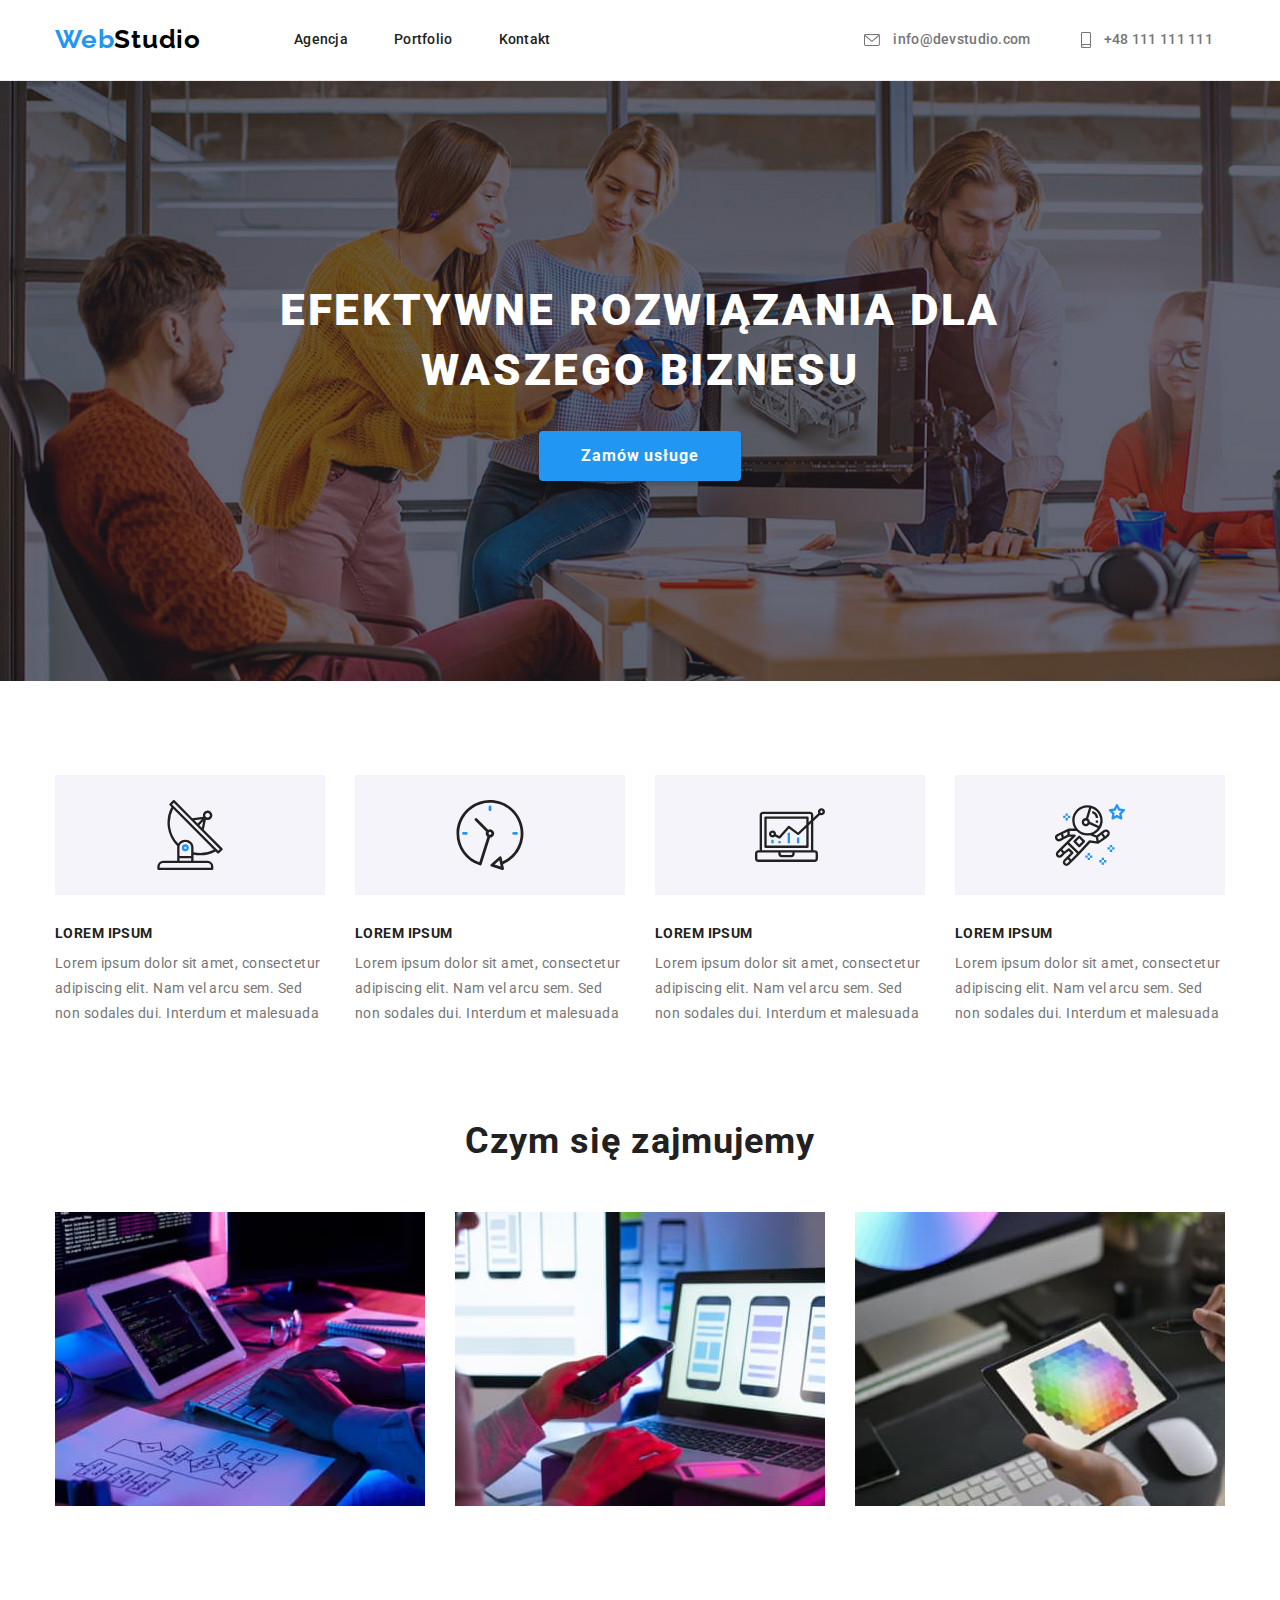
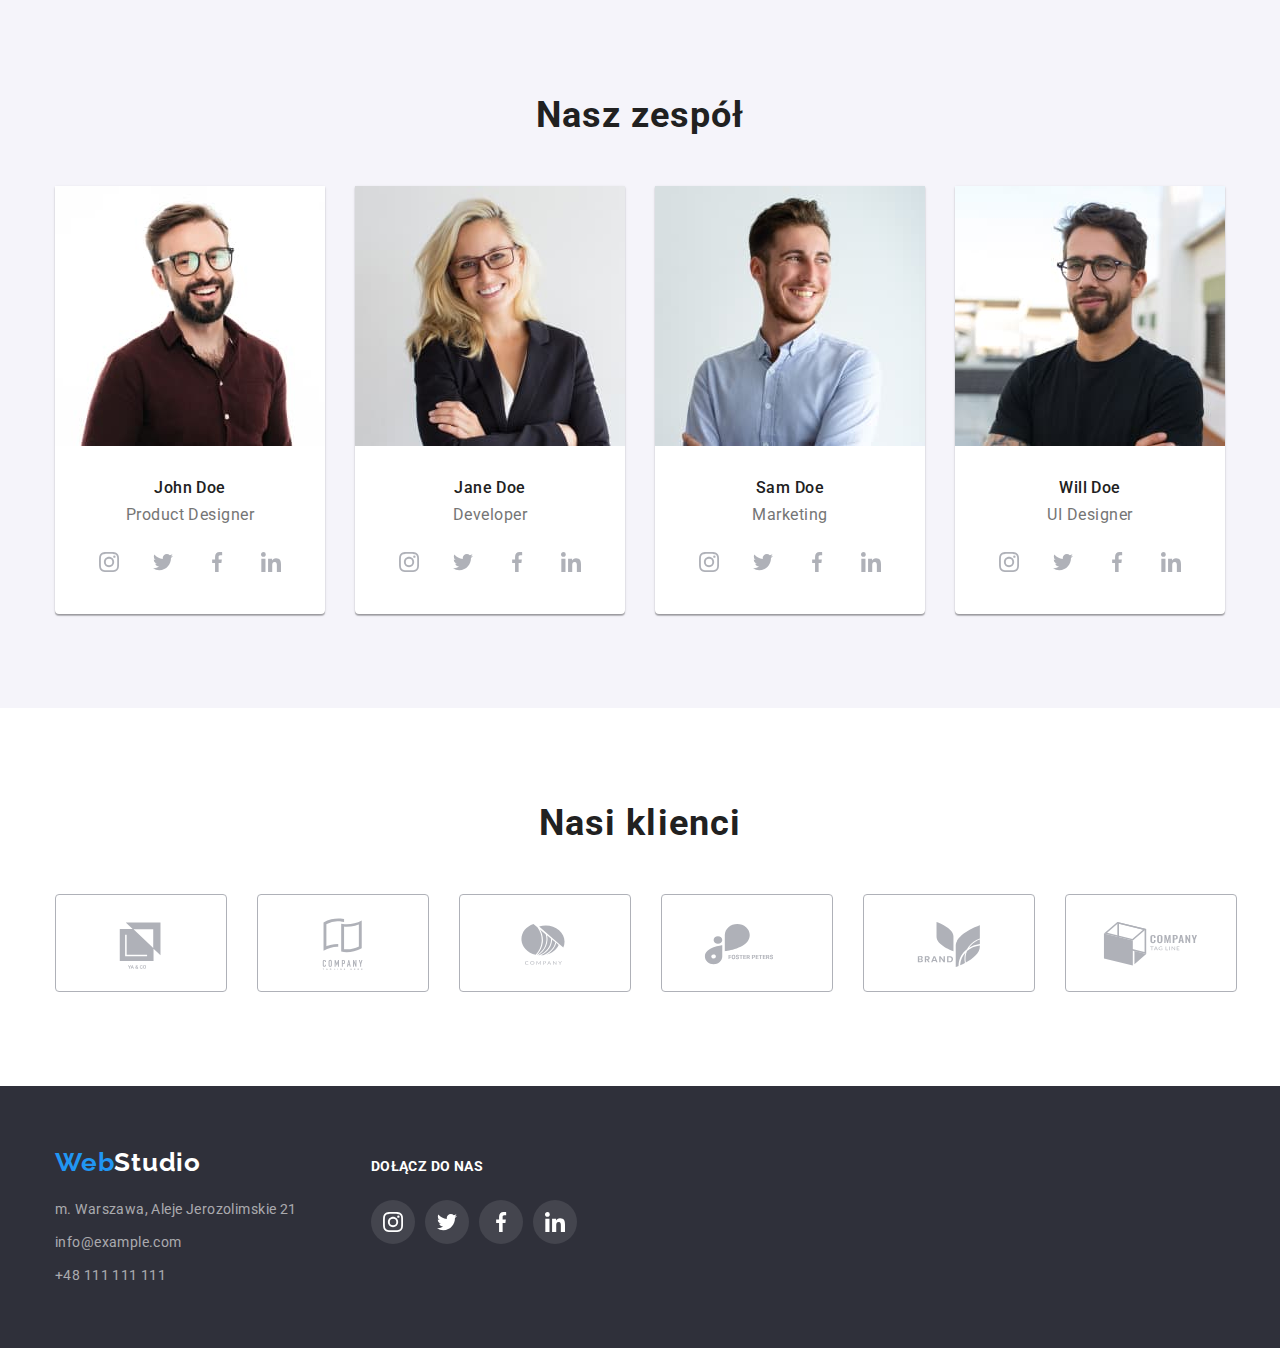
<file: index.html>
<!DOCTYPE html>
<html lang="pl">
  <head>
    <meta charset="UTF-8" />
    <meta http-equiv="X-UA-Compatible" content="IE=edge" />
    <meta name="viewport" content="width=device-width, initial-scale=1.0" />
    <title>Main Page</title>
    <link
      rel="stylesheet"
      href="https://cdnjs.cloudflare.com/ajax/libs/modern-normalize/1.0.0/modern-normalize.min.css"
    />
    <link
      href="https://fonts.googleapis.com/css2?family=Raleway:wght@700&family=Roboto:wght@400;500;700;900&display=swap"
      rel="stylesheet"
    />
    <link rel="stylesheet" href="./css/styles.css" />
  </head>
  <body>
    <header class="top-nav">
      <div class="container">
        <div class="header-wrapper">
          <nav>
            <a href="./index.html" class="logo">Web<span class="studio-black">Studio</span> </a>
            <ul class="menu-list">
              <li>
                <a href="./index.html">Agencja</a>
              </li>
              <li>
                <a href="portfolio.html">Portfolio</a>
              </li>
              <li>
                <a href="">Kontakt</a>
              </li>
            </ul>
          </nav>
          <div class="contacts">
            <a href="mailto:info@devstudio.com">
              <svg width="16" height="12">
                <use href="./images/icons.svg#icon-envelope"></use>
              </svg>
              info@devstudio.com
            </a>

            <a href="tel:+48111111111">
              <svg width="10" height="16">
                <use href="./images/icons.svg#icon-smartphone"></use>
              </svg>
              +48 111 111 111
            </a>
          </div>
        </div>
      </div>
    </header>
    <main>
      <section class="offer">
        <div class="container">
          <div class="offer-content">
            <h1>EFEKTYWNE ROZWIĄZANIA DLA WASZEGO BIZNESU</h1>
            <button type="button">Zamów usługe</button>
          </div>
        </div>
      </section>
      <section class="section">
        <div class="container">
          <ul class="articles">
            <li>
              <div>
                <svg width="70" height="70">
                  <use href="./images/icons.svg#icon-antenna"></use>
                </svg>
              </div>
              <h4>LOREM IPSUM</h4>
              <p>
                Lorem ipsum dolor sit amet, consectetur adipiscing elit. Nam vel arcu sem. Sed non sodales dui. Interdum
                et malesuada
              </p>
            </li>
            <li>
              <div>
                <svg width="70" height="70">
                  <use href="./images/icons.svg#icon-clock"></use>
                </svg>
              </div>
              <h4>LOREM IPSUM</h4>
              <p>
                Lorem ipsum dolor sit amet, consectetur adipiscing elit. Nam vel arcu sem. Sed non sodales dui. Interdum
                et malesuada
              </p>
            </li>
            <li>
              <div>
                <svg width="70" height="70">
                  <use href="./images/icons.svg#icon-diagram"></use>
                </svg>
              </div>
              <h4>LOREM IPSUM</h4>
              <p>
                Lorem ipsum dolor sit amet, consectetur adipiscing elit. Nam vel arcu sem. Sed non sodales dui. Interdum
                et malesuada
              </p>
            </li>
            <li>
              <div>
                <svg width="70" height="70">
                  <use href="./images/icons.svg#icon-astronaut"></use>
                </svg>
              </div>
              <h4>LOREM IPSUM</h4>
              <p>
                Lorem ipsum dolor sit amet, consectetur adipiscing elit. Nam vel arcu sem. Sed non sodales dui. Interdum
                et malesuada
              </p>
            </li>
          </ul>
        </div>
      </section>
      <section class="section service-range">
        <div class="container">
          <h3>Czym się zajmujemy</h3>
          <div class="service-range-images">
            <img src="./images/services/programming.jpg" alt="Programowanie" width="370" height="294" />
            <img
              src="./images/services/uxuiDesign.jpg"
              alt="Projektowanie układu graficznego, interfejsu użytkownika"
              width="370"
              height="294"
            />
            <img src="./images/services/branding.jpg" alt="cBudowanie wizerunku marki" width="370" height="294" />
          </div>
        </div>
      </section>
      <section class="section team">
        <div class="container team-wrapper">
          <h3>Nasz zespół</h3>
          <ul>
            <li>
              <figure>
                <img src="./images/team/johnDoe.jpg" alt="John Doe - projektant produktu" width="270" height="260" />
                <figcaption class="employee">
                  <span class="name">John Doe</span>
                  <span class="job">Product Designer</span>
                  <div class="socials">
                    <a href="#">
                      <svg width="20" height="20">
                        <use href="./images/icons.svg#icon-instagram"></use>
                      </svg>
                    </a>
                    <a href="#">
                      <svg width="20" height="20">
                        <use href="./images/icons.svg#icon-twitter"></use>
                      </svg>
                    </a>
                    <a href="#">
                      <svg width="20" height="20">
                        <use href="./images/icons.svg#icon-facebook"></use>
                      </svg>
                    </a>
                    <a href="#">
                      <svg width="20" height="20">
                        <use href="./images/icons.svg#icon-linkedin"></use>
                      </svg>
                    </a>
                  </div>
                </figcaption>
              </figure>
            </li>
            <li>
              <figure>
                <img src="./images/team/janeDoe.jpg" alt="Jane Doe - programista frontend" width="270" height="260" />
                <figcaption class="employee">
                  <span class="name">Jane Doe</span>
                  <span class="job">Developer</span>
                  <div class="socials">
                    <a href="#">
                      <svg width="20" height="20">
                        <use href="./images/icons.svg#icon-instagram"></use>
                      </svg>
                    </a>
                    <a href="#">
                      <svg width="20" height="20">
                        <use href="./images/icons.svg#icon-twitter"></use>
                      </svg>
                    </a>
                    <a href="#">
                      <svg width="20" height="20">
                        <use href="./images/icons.svg#icon-facebook"></use>
                      </svg>
                    </a>
                    <a href="#">
                      <svg width="20" height="20">
                        <use href="./images/icons.svg#icon-linkedin"></use>
                      </svg>
                    </a>
                  </div>
                </figcaption>
              </figure>
            </li>
            <li>
              <figure>
                <img
                  src="./images/team/willDoe.jpg"
                  alt="Will Doe - pracownik działu marketingu"
                  width="270"
                  height="260"
                />
                <figcaption class="employee">
                  <span class="name">Sam Doe</span>
                  <span class="job">Marketing</span>
                  <div class="socials">
                    <a href="#">
                      <svg width="20" height="20">
                        <use href="./images/icons.svg#icon-instagram"></use>
                      </svg>
                    </a>
                    <a href="#">
                      <svg width="20" height="20">
                        <use href="./images/icons.svg#icon-twitter"></use>
                      </svg>
                    </a>
                    <a href="#">
                      <svg width="20" height="20">
                        <use href="./images/icons.svg#icon-facebook"></use>
                      </svg>
                    </a>
                    <a href="#">
                      <svg width="20" height="20">
                        <use href="./images/icons.svg#icon-linkedin"></use>
                      </svg>
                    </a>
                  </div>
                </figcaption>
              </figure>
            </li>
            <li>
              <figure>
                <img
                  src="./images/team/samDoe.jpg"
                  alt="Sam Doe - projektant interfejsu użytkownika"
                  width="270"
                  height="260"
                />
                <figcaption class="employee">
                  <span class="name">Will Doe</span>
                  <span class="job">UI Designer</span>
                  <div class="socials">
                    <a href="#">
                      <svg width="20" height="20">
                        <use href="./images/icons.svg#icon-instagram"></use>
                      </svg>
                    </a>
                    <a href="#">
                      <svg width="20" height="20">
                        <use href="./images/icons.svg#icon-twitter"></use>
                      </svg>
                    </a>
                    <a href="#">
                      <svg width="20" height="20">
                        <use href="./images/icons.svg#icon-facebook"></use>
                      </svg>
                    </a>
                    <a href="#">
                      <svg width="20" height="20">
                        <use href="./images/icons.svg#icon-linkedin"></use>
                      </svg>
                    </a>
                  </div>
                </figcaption>
              </figure>
            </li>
          </ul>
        </div>
      </section>
      <section class="section">
        <div class="container">
          <div class="clients-wrapper">
            <h3>Nasi klienci</h3>
            <div class="client-logo">
              <a href="#">
                <svg width="106" height="64.04">
                  <use href="./images/icons.svg#icon-logoClient1"></use>
                </svg>
              </a>
              <a href="#">
                <svg width="106" height="64.04">
                  <use href="./images/icons.svg#icon-logoClient2"></use>
                </svg>
              </a>
              <a href="#">
                <svg width="106" height="64.04">
                  <use href="./images/icons.svg#icon-logoClient3"></use>
                </svg>
              </a>
              <a href="#">
                <svg width="106" height="64.04">
                  <use href="./images/icons.svg#icon-logoClient4"></use>
                </svg>
              </a>
              <a href="#">
                <svg width="106" height="64.04">
                  <use href="./images/icons.svg#icon-logoClient5"></use>
                </svg>
              </a>
              <a href="#">
                <svg width="106" height="64.04">
                  <use href="./images/icons.svg#icon-logoClient6"></use>
                </svg>
              </a>
            </div>
          </div>
        </div>
      </section>
    </main>

    <footer class="bottom-nav">
      <div class="container">
        <div class="logo-address-container">
          <a href="./index.html" class="logo">Web<span class="studio-white">Studio</span></a>
          <address class="address-container">
            <a class="headquarters" href="https://goo.gl/maps/wUZjnv3bnJBkLPK56" target="_blank">m. Warszawa, Aleje Jerozolimskie 21</span>
            <a class="footer-mail" href="mailto:info@example.com">info@example.com</a>
            <a href="tel:+48111111111">+48 111 111 111</a>
          </address>
        </div>
        <div class="footer-socials">
          <p>DOŁĄCZ DO NAS</p>
          <div class="socials">
            <a href="#">
              <svg width="20" height="20">
                <use href="./images/icons.svg#icon-instagram"></use>
              </svg>
            </a>
            <a href="#">
              <svg width="20" height="20">
                <use href="./images/icons.svg#icon-twitter"></use>
              </svg>
            </a>
            <a href="#">
              <svg width="20" height="20">
                <use href="./images/icons.svg#icon-facebook"></use>
              </svg>
            </a>
            <a href="#">
              <svg width="20" height="20">
                <use href="./images/icons.svg#icon-linkedin"></use>
              </svg>
            </a>
          </div>
        </div>
      </div>
    </footer>
  </body>
</html>
</file>
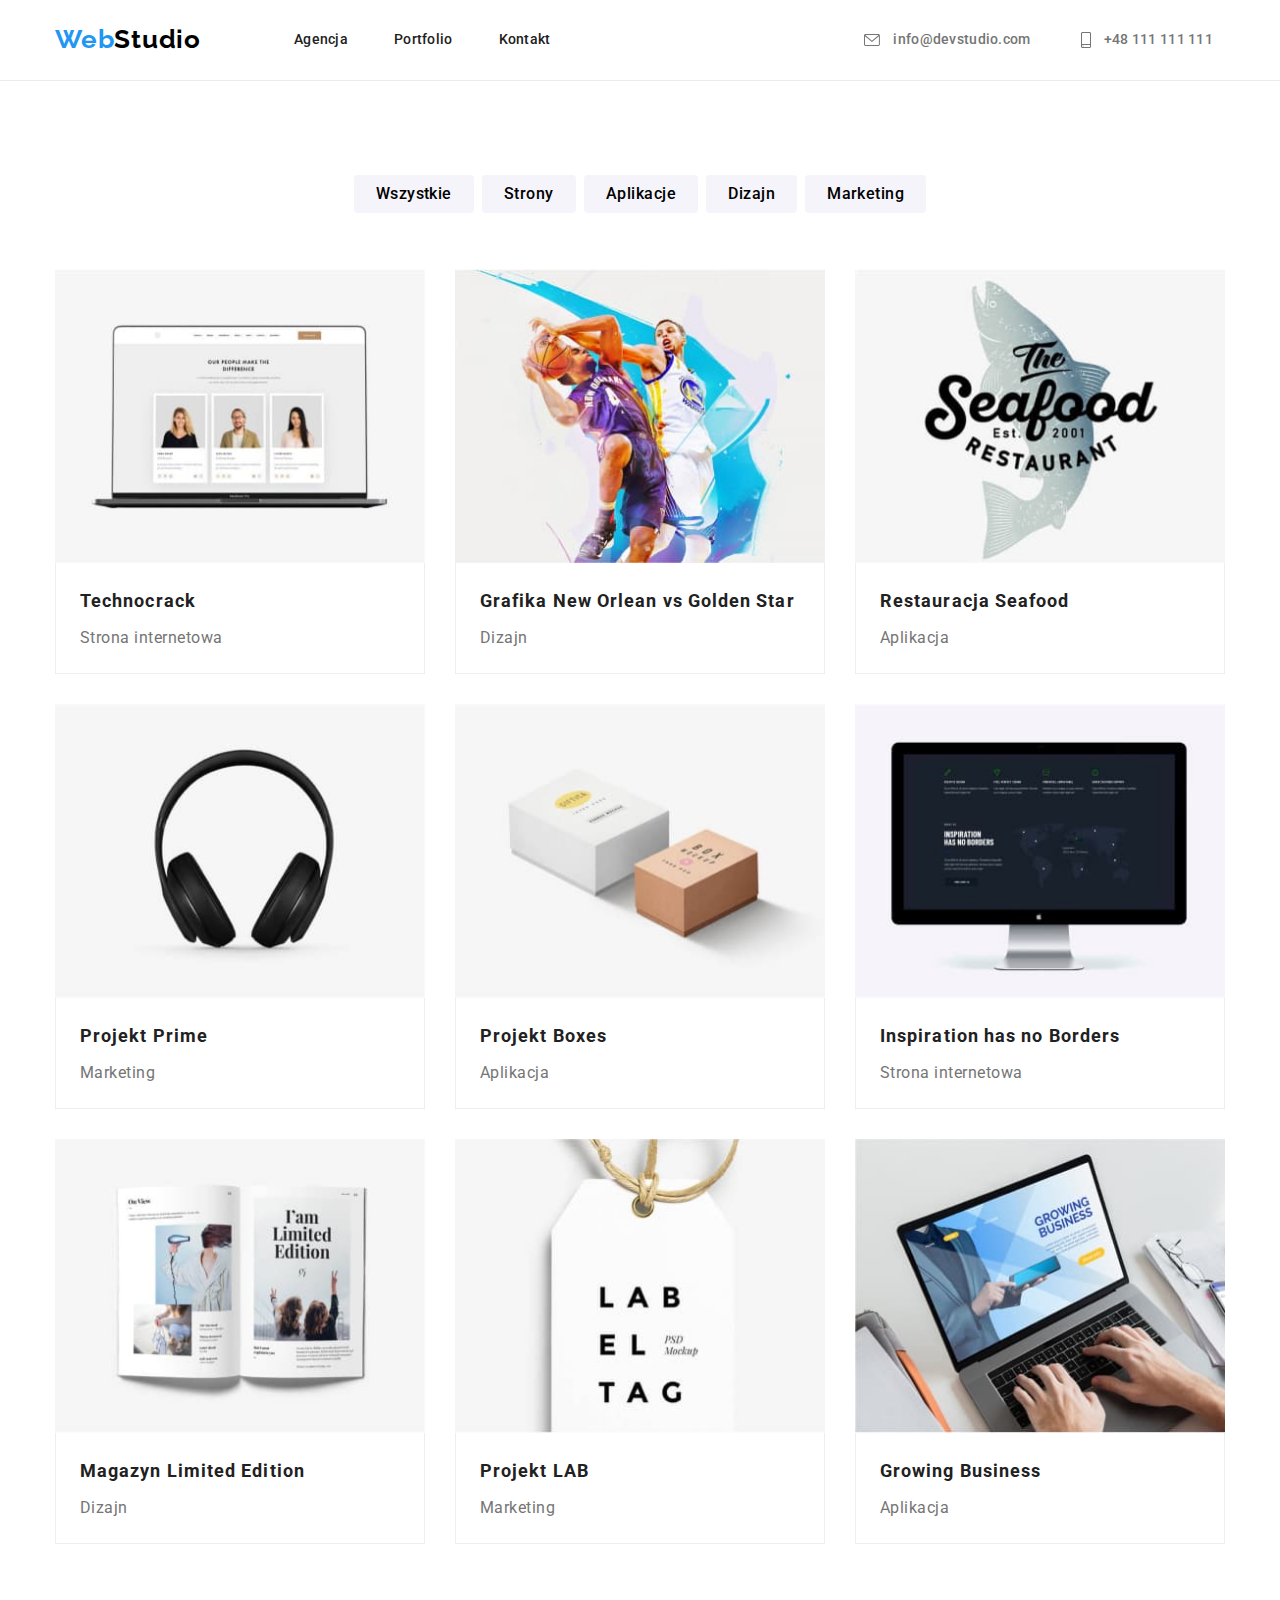
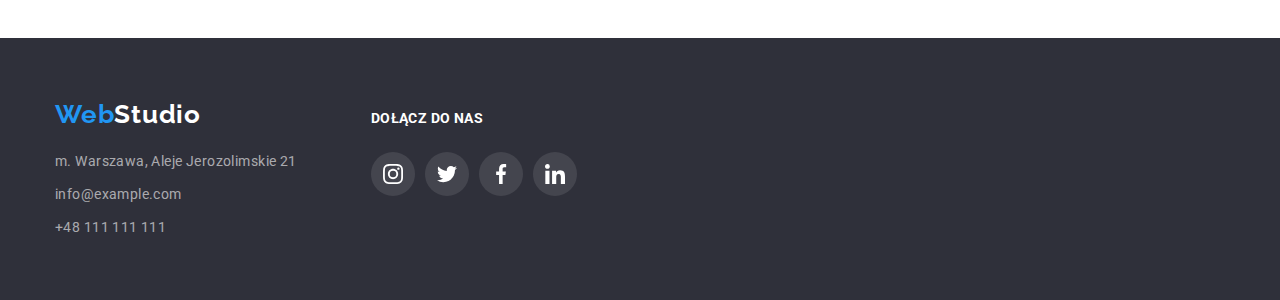
<file: portfolio.html>
<!DOCTYPE html>
<html lang="pl">
  <head>
    <meta charset="UTF-8" />
    <meta http-equiv="X-UA-Compatible" content="IE=edge" />
    <meta name="viewport" content="width=device-width, initial-scale=1.0" />
    <title>Portfolio</title>
    <link
      rel="stylesheet"
      href="https://cdnjs.cloudflare.com/ajax/libs/modern-normalize/1.0.0/modern-normalize.min.css"
    />
    <link
      href="https://fonts.googleapis.com/css2?family=Raleway:wght@700&family=Roboto:wght@400;500;700;900&display=swap"
      rel="stylesheet"
    />
    <link rel="stylesheet" href="./css/styles.css" />
  </head>
  <body>
    <header class="top-nav">
      <div class="container">
        <div class="header-wrapper">
          <nav>
            <a href="./index.html" class="logo">Web<span class="studio-black">Studio</span> </a>
            <ul class="menu-list">
              <li>
                <a href="./index.html">Agencja</a>
              </li>
              <li>
                <a href="portfolio.html">Portfolio</a>
              </li>
              <li>
                <a href="">Kontakt</a>
              </li>
            </ul>
          </nav>
          <div class="contacts">
            <a href="mailto:info@devstudio.com">
              <svg width="16" height="12">
                <use href="./images/icons.svg#icon-envelope"></use>
              </svg>
              info@devstudio.com
            </a>

            <a href="tel:+48111111111">
              <svg width="10" height="16">
                <use href="./images/icons.svg#icon-smartphone"></use>
              </svg>
              +48 111 111 111
            </a>
          </div>
        </div>
      </div>
    </header>
    <main>
      <section class="section">
        <div class="container">
          <ul class="portfolio-type">
            <li>
              <button type="button"><span>Wszystkie</span></button>
            </li>
            <li>
              <button type="button"><span>Strony</span></button>
            </li>
            <li>
              <button type="button"><span>Aplikacje</span></button>
            </li>
            <li>
              <button type="button"><span>Dizajn</span></button>
            </li>
            <li>
              <button type="button"><span>Marketing</span></button>
            </li>
          </ul>
          <ul class="portfolio-box">
            <li>
              <figure>
                <img
                  src="./images/portfolio/technocrack.jpg"
                  alt="Strona internetowa Technocrack"
                  width="370"
                  height="294"
                />
                <figcaption>
                  <span class="box-name">Technocrack</span>
                  <span class="box-description">Strona internetowa</span>
                </figcaption>
              </figure>
            </li>
            <li>
              <figure>
                <img
                  src="./images/portfolio/newOrleansVsGoldenStar.jpg"
                  alt="Grafika New Orleans vs Golden Star"
                  width="370"
                  height="294"
                />
                <figcaption>
                  <span class="box-name">Grafika New Orlean vs Golden Star</span>
                  <span class="box-description">Dizajn</span>
                </figcaption>
              </figure>
            </li>
            <li>
              <figure>
                <img
                  src="./images/portfolio/seafoodRestaurant.jpg"
                  alt="Aplikacja Restauracji Seafood"
                  width="370"
                  height="294"
                />
                <figcaption>
                  <span class="box-name">Restauracja Seafood</span>
                  <span class="box-description">Aplikacja</span>
                </figcaption>
              </figure>
            </li>
            <li>
              <figure>
                <img
                  src="./images/portfolio/primeProject.jpg"
                  alt="Marketingowy Projekt Prime"
                  width="370"
                  height="294"
                />
                <figcaption>
                  <span class="box-name">Projekt Prime</span>
                  <span class="box-description">Marketing</span>
                </figcaption>
              </figure>
            </li>
            <li>
              <figure>
                <img src="./images/portfolio/boxesProject.jpg" alt="Aplikacja Projekt Boxes" width="370" height="294" />
                <figcaption>
                  <span class="box-name">Projekt Boxes</span>
                  <span class="box-description">Aplikacja</span>
                </figcaption>
              </figure>
            </li>
            <li>
              <figure>
                <img
                  src="./images/portfolio/inspirationHasNoborders.jpg"
                  alt="Strona internetowa Inspiration has no Borders"
                  width="370"
                  height="294"
                />
                <figcaption>
                  <span class="box-name">Inspiration has no Borders</span>
                  <span class="box-description">Strona internetowa</span>
                </figcaption>
              </figure>
            </li>
            <li>
              <figure>
                <img
                  src="./images/portfolio/limitedEditionMagazine.jpg"
                  alt="Magazyn Limited Edition"
                  width="370"
                  height="294"
                />
                <figcaption>
                  <span class="box-name">Magazyn Limited Edition</span>
                  <span class="box-description">Dizajn</span>
                </figcaption>
              </figure>
            </li>
            <li>
              <figure>
                <img src="./images/portfolio/labProject.jpg" alt="Marketingowy Projekt LAB" width="370" height="294" />
                <figcaption>
                  <span class="box-name">Projekt LAB</span>
                  <span class="box-description">Marketing</span>
                </figcaption>
              </figure>
            </li>
            <li>
              <figure>
                <img
                  src="./images/portfolio/growingBusiness.jpg"
                  alt="Aplikacja Growing Business"
                  width="370"
                  height="294"
                />
                <figcaption>
                  <span class="box-name">Growing Business</span>
                  <span class="box-description">Aplikacja</span>
                </figcaption>
              </figure>
            </li>
          </ul>
        </div>
      </section>
    </main>

    <footer class="bottom-nav">
      <div class="container">
        <div class="logo-address-container">
          <a href="./index.html" class="logo">Web<span class="studio-white">Studio</span></a>
          <address class="address-container">
            <a class="headquarters" href="https://goo.gl/maps/wUZjnv3bnJBkLPK56" target="_blank">m. Warszawa, Aleje Jerozolimskie 21</span>
            <a class="footer-mail" href="mailto:info@example.com"><span>info@example.com</span></a>
            <a href="tel:+48111111111">+48 111 111 111</a>
          </address>
        </div>
        <div class="footer-socials">
          <p>DOŁĄCZ DO NAS</p>
          <div class="socials">
            <a href="#">
              <svg width="20" height="20">
                <use href="./images/icons.svg#icon-instagram"></use>
              </svg>
            </a>
            <a href="#">
              <svg width="20" height="20">
                <use href="./images/icons.svg#icon-twitter"></use>
              </svg>
            </a>
            <a href="#">
              <svg width="20" height="20">
                <use href="./images/icons.svg#icon-facebook"></use>
              </svg>
            </a>
            <a href="#">
              <svg width="20" height="20">
                <use href="./images/icons.svg#icon-linkedin"></use>
              </svg>
            </a>
          </div>
        </div>
      </div>
    </footer>
  </body>
</html>
</file>
<file: css/styles.css>
:root {
  --light-blue: #2196f3;
  --text-grey: #757575;
  --text-white: #ffffff;
  --button-grey-background: #f5f4fa;
  --addres-color: rgba(255, 255, 255, 0.6);
  --background-dark: #2f303a;
  --footer-contacts: #ffffff99;
  --logo-black: #000000;
  --main-black: #212121;
  --icon-grey: #afb1b8;
  --grey-icon-bg: #ffffff1a;
}

* {
  box-sizing: border-box;
}

body {
  font-family: 'Roboto', sans-serif;
  color: var(--main-black);
}

.container {
  max-width: 1200px;
  padding: 0 15px;
  margin: 0 auto;
}

.section {
  padding: 94px 0;
}

svg {
  vertical-align: middle;
}

/* Header -------------------------------------------------------*/
.top-nav {
  border-bottom: 1px solid #ececec;
}

.header-wrapper {
  display: flex;
  justify-content: space-between;
  align-items: center;
  padding: 24px 0 25px;
}

.header-wrapper nav {
  display: flex;
  align-items: center;
}

.logo {
  font-family: 'Raleway', sans-serif;
  text-decoration: none;
  color: var(--light-blue);
  font-weight: 700;
  font-size: 26px;
  line-height: 1.19;
  letter-spacing: 0.03em;
  width: fit-content;
}

.studio-black {
  color: var(--logo-black);
}

.menu-list {
  list-style: none;
  margin: 0;
  display: flex;
  padding: 0;
  align-items: center;
  gap: 46px;
  padding-left: 93px;
}

.menu-list li a {
  text-decoration: none;
  font-weight: 500;
  font-size: 14px;
  line-height: 1.14;
  color: var(--main-black);
  letter-spacing: 0.02em;
}

.menu-list li a:hover,
.menu-list li a:focus {
  color: var(--light-blue);
}

.contacts {
  display: flex;
  gap: 50px;
  padding-right: 12px;
  padding-top: 1px;
}

.contacts a {
  text-decoration: none;
  color: var(--text-grey);
  font-weight: 500;
  font-size: 14px;
  line-height: 1.14;
  letter-spacing: 0.02em;
  fill: currentColor;
}

.contacts svg {
  margin-right: 10px;
  vertical-align: middle;
}

.contacts :hover,
.contacts :focus {
  color: var(--light-blue);
  fill: var(--light-blue);
}

/* BUY SECTION------------------------------------------------ */
.offer {
  background-color: var(--background-dark);
}

.offer > .container {
  background-image: linear-gradient(0deg, rgba(47, 48, 58, 0.4) 0%, rgba(47, 48, 58, 0.4) 100%),
    url('../images/headerBackground.jpg');
  max-width: 1600px;
}
.offer-content {
  padding: 200px 237px;
  justify-content: center;
  display: flex;
  flex-direction: column;
  align-items: center;
}

.offer h1 {
  font-weight: 900;
  font-size: 44px;
  line-height: 1.36;
  color: var(--text-white);
  text-align: center;
  letter-spacing: 0.06em;
  text-transform: uppercase;
  margin: 0px;
  padding-bottom: 30px;
}

.offer button {
  background: var(--light-blue);
  box-shadow: 0px 4px 4px rgba(0, 0, 0, 0.15);
  border-radius: 4px;
  cursor: pointer;
  border: none;
  font-weight: 700;
  font-size: 16px;
  line-height: 1.88;
  letter-spacing: 0.06em;
  color: var(--text-white);
  padding: 10px 42px;
  display: flex;
  margin: 0;
}

.articles {
  list-style: none;
  display: flex;
  gap: 30px;
  align-items: center;
  padding: 0;
  margin: 0;
}

.articles div {
  background-color: var(--button-grey-background);
}

.articles div svg {
  margin: 25px 100px;
}

.articles h4 {
  font-weight: 700;
  font-size: 14px;
  line-height: 1.16;
  letter-spacing: 0.03em;
  text-transform: uppercase;
  margin: 0;
  padding-bottom: 10px;
  padding-top: 30px;
}

.articles p {
  font-size: 14px;
  line-height: 1.78;
  color: var(--text-grey);
  letter-spacing: 0.03em;
  margin: 0;
}

/* our-services------------------------------------------------------- */
.service-range {
  margin-top: -94px;
}

.service-range h3 {
  font-weight: 700;
  font-size: 36px;
  line-height: 1.17;
  text-align: center;
  letter-spacing: 0.03em;
  margin: 0;
  padding-bottom: 50px;
}

.service-range-images {
  display: flex;
  gap: 30px;
}

/* the-team-------------------------------------------------------- */
.team {
  background-color: var(--button-grey-background);
}

.team-wrapper h3 {
  font-weight: 700;
  font-size: 36px;
  line-height: 1.17;
  letter-spacing: 0.03em;
  justify-content: center;
  text-align: center;
  margin: 0px;
  padding-bottom: 50px;
}

.team-wrapper ul {
  list-style: none;
  display: flex;
  justify-content: center;
  gap: 30px;
  margin: 0px;
  padding: 0;
}

.team-wrapper figure {
  background: var(--text-white);
  box-shadow: 0px 1px 3px rgba(0, 0, 0, 0.12), 0px 1px 1px rgba(0, 0, 0, 0.14), 0px 2px 1px rgba(0, 0, 0, 0.2);
  border-radius: 0px 0px 4px 4px;
  margin: 0px;
}

.employee {
  display: flex;
  flex-direction: column;
  align-items: center;
  padding-top: 30px;
  gap: 10px;
}

.name {
  font-weight: 500;
  font-size: 16px;
  line-height: 1.05;
  letter-spacing: 0.03em;
}

.job {
  font-size: 16px;
  line-height: 1.05;
  color: var(--text-grey);
  letter-spacing: 0.03em;
}

.socials {
  display: flex;
  gap: 10px;
  justify-content: center;
  align-items: center;
  padding-top: 6px;
  padding-bottom: 30px;
}

.socials a {
  fill: var(--icon-grey);
  width: 44px;
  height: 44px;
  border-radius: 50%;
  display: flex;
  justify-content: center;
  align-items: center;
}

.socials a:hover,
.socials a:focus {
  fill: var(--text-white);
  background-color: var(--light-blue);
}

/* portfolio buttons---------------------------------------------- */
.portfolio-type {
  list-style: none;
  display: flex;
  gap: 8px;
  padding-bottom: 56px;
  padding-left: 0px;
  margin: 0px;
  justify-content: center;
}

.portfolio-type button {
  background: var(--button-grey-background);
  border-radius: 4px;
  font-weight: 500;
  font-size: 16px;
  line-height: 1.62;
  border: none;
  cursor: pointer;
  text-align: center;
  letter-spacing: 0.03em;
  padding: 6px 22px;
}

.portfolio-type button:hover,
.portfolio-type button:focus {
  background: var(--light-blue);
  box-shadow: 0px 3px 1px rgba(0, 0, 0, 0.1), 0px 1px 2px rgba(0, 0, 0, 0.08), 0px 2px 2px rgba(0, 0, 0, 0.12);
  border-radius: 4px;
  color: var(--text-white);
  filter: drop-shadow(0px 4px 4px rgba(0, 0, 0, 0.25));
}

/* portfolio boxes------------------------------------------------------ */
.portfolio-box {
  list-style: none;
  display: flex;
  flex-wrap: wrap;
  gap: 30px;
  padding: 0px;
  margin: 0px;
}

.portfolio-box figure {
  margin: 0px;
  cursor: pointer;
}

.portfolio-box figure:hover,
.portfolio-box figure:focus {
  box-shadow: 0px 1px 1px rgba(0, 0, 0, 0.12), 0px 4px 4px rgba(0, 0, 0, 0.06), 1px 4px 6px rgba(0, 0, 0, 0.16);
}

.portfolio-box img {
  display: block;
}

.portfolio-box figcaption {
  background: var(--text-white);
  border: 1px solid #eeeeee;
  border-top: none;
  display: flex;
  flex-direction: column;
  gap: 4px;
  padding: 20px 24px;
}

.box-name {
  font-weight: 700;
  font-size: 18px;
  line-height: 2;
  letter-spacing: 0.06em;
}

.box-description {
  font-size: 16px;
  line-height: 1.88;
  color: var(--text-grey);
  letter-spacing: 0.03em;
}

/* our clients ------------------------------------------*/
.clients-wrapper h3 {
  font-weight: 700;
  font-size: 36px;
  line-height: 42px;
  text-align: center;
  letter-spacing: 0.03em;
  padding-bottom: 50px;
  margin: 0px;
}

.clients-wrapper > .client-logo {
  display: inline-flex;
  gap: 30px;
}

.clients-wrapper > .client-logo a {
  border: 1px solid #afb1b8;
  border-radius: 4px;
  fill: var(--icon-grey);
  padding: 17.71px 32px 14.25px 32px;
}

.clients-wrapper > .client-logo a:hover,
.clients-wrapper > .client-logo a:focus {
  fill: var(--light-blue);
  border: 1px solid var(--light-blue);
  outline: none;
}

/* footer------------------------------------------------------------- */
.bottom-nav {
  background-color: var(--background-dark);
}

.logo-address-container {
  display: inline-flex;
  flex-direction: column;
  padding: 60px 0px;
}

.studio-white {
  color: var(--text-white);
}

.address-container {
  display: flex;
  flex-direction: column;
  gap: 9px;
  padding-top: 20px;
  font-style: normal;
}

.headquarters {
  font-size: 14px;
  line-height: 1.71;
  color: var(--text-white);
  letter-spacing: 0.03em;
}

.bottom-nav address a {
  font-size: 14px;
  line-height: 1.71;
  color: var(--addres-color);
  text-decoration: none;
  display: block;
  letter-spacing: 0.03em;
  width: fit-content;
}

.bottom-nav address a:hover,
.bottom-nav address a:focus,
.headquarters:hover,
.headquarters:focus {
  color: var(--light-blue);
}

.footer-socials {
  display: inline-flex;
  flex-direction: column;
  gap: 20px;
  fill: var(--icon-grey);
  padding-left: 70px;
  padding-top: 72px;
}

.footer-socials > .socials {
  justify-content: left;
}

.footer-socials p {
  font-weight: 700;
  font-size: 14px;
  line-height: 1.142;
  letter-spacing: 0.03em;
  text-transform: uppercase;
  color: var(--text-white);
  margin: 0px;
}

.footer-socials a {
  background-color: var(--grey-icon-bg);
  border-radius: 50%;
  fill: var(--text-white);
}

.footer-socials a:hover,
.footer-socials a:focus {
  fill: var(--text-white);
  border-radius: 50%;
  background-color: var(--light-blue);
  outline: none;
}
</file>
